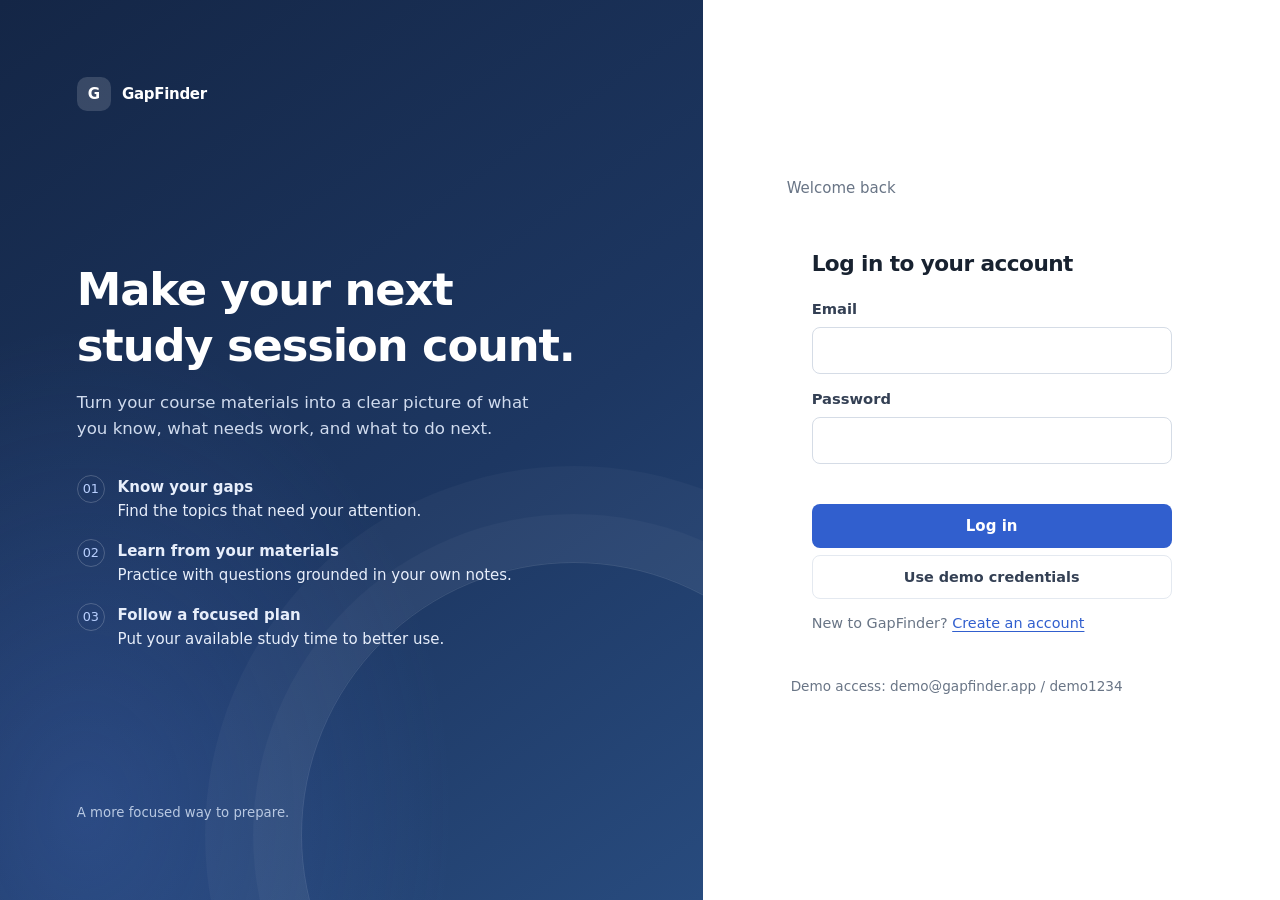
<file: public/index.html>
<!doctype html>
<html lang="en">
<head>
<meta charset="utf-8">
<meta name="viewport" content="width=device-width,initial-scale=1">
<title>Log in · GapFinder AI</title>
<link rel="stylesheet" href="style.css">
</head>
<body>
<main class="auth-layout">
  <section class="auth-story" aria-label="About GapFinder">
    <div class="brand"><span class="brand-mark">G</span><span>GapFinder</span></div>
    <div class="auth-copy">
      <h1>Make your next study session count.</h1>
      <p>Turn your course materials into a clear picture of what you know, what needs work, and what to do next.</p>
      <div class="auth-points">
        <div class="auth-point"><span class="auth-point-icon">01</span><span><b>Know your gaps</b><br>Find the topics that need your attention.</span></div>
        <div class="auth-point"><span class="auth-point-icon">02</span><span><b>Learn from your materials</b><br>Practice with questions grounded in your own notes.</span></div>
        <div class="auth-point"><span class="auth-point-icon">03</span><span><b>Follow a focused plan</b><br>Put your available study time to better use.</span></div>
      </div>
    </div>
    <div class="auth-foot">A more focused way to prepare.</div>
  </section>
  <section class="auth-main">
    <div class="auth-form-wrap">
      <div class="brand auth-mobile-brand"><span class="brand-mark">G</span><span>GapFinder</span></div>
      <p class="muted">Welcome back</p>
      <form class="card" id="f" autocomplete="on">
        <h2>Log in to your account</h2>
        <label>Email<input type="email" id="email" autocomplete="username" required></label>
        <label>Password<input type="password" id="pw" autocomplete="current-password" required></label>
        <div class="err" id="err" role="alert" aria-live="polite"></div>
        <button type="submit" id="go">Log in</button>
        <p><button type="button" class="sec" id="demo">Use demo credentials</button></p>
        <p class="muted">New to GapFinder? <a href="signup.html">Create an account</a></p>
      </form>
      <p class="muted demo-note">Demo access: demo@gapfinder.app / demo1234</p>
    </div>
  </section>
</main>
<script src="auth.js"></script>
<script>
  GF.redirectIfLoggedIn();
  const $ = s => document.querySelector(s);
  $('#demo').onclick = () => { $('#email').value = 'demo@gapfinder.app'; $('#pw').value = 'demo1234'; };
  $('#f').onsubmit = async e => {
    e.preventDefault();
    $('#err').textContent = '';
    $('#go').disabled = true;
    try {
      GF.setSession(await GF.api('/auth/login', { method: 'POST', body: { email: $('#email').value, password: $('#pw').value }, noRedirect: true }));
      location.href = 'app.html';
    } catch (x) { $('#err').textContent = x.message; $('#go').disabled = false; }
  };
</script>
</body>
</html>
</file>
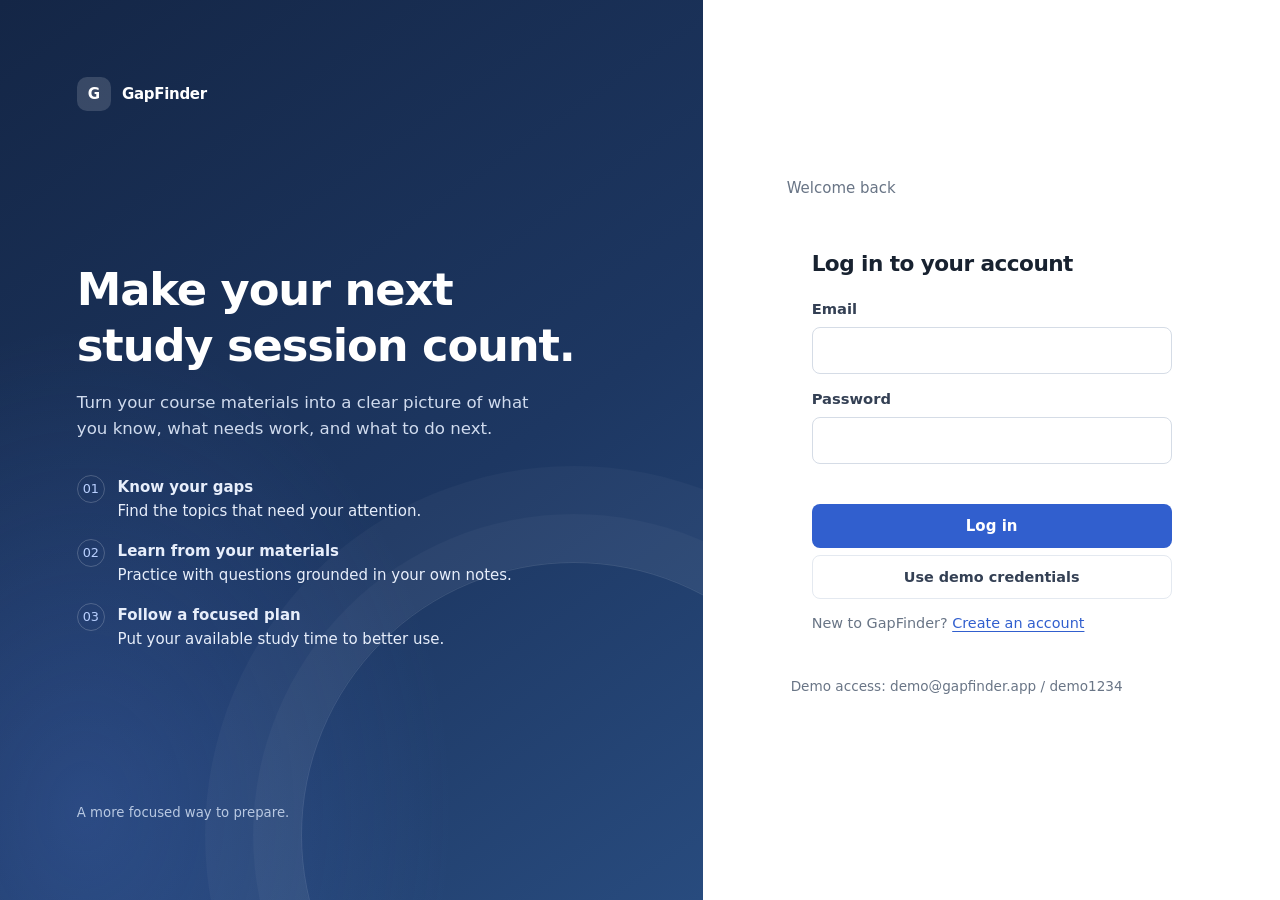
<file: public/app.html>
<!doctype html>
<html lang="en">
<head>
<meta charset="utf-8">
<meta name="viewport" content="width=device-width,initial-scale=1">
<title>GapFinder AI</title>
<link rel="stylesheet" href="style.css">
</head>
<body>
<header class="top">
  <div class="brand"><span class="brand-mark">G</span><span class="brand-name">GapFinder <span class="muted">/ Study workspace</span></span></div>
  <div class="r"><span class="muted" id="who"></span><button class="sec" id="logout">Log out</button></div>
</header>
<nav class="tabs" id="tabs" aria-label="Workspace sections"></nav>
<main>
  <div id="banner"></div>
  <div id="view"></div>
</main>
<div class="toast" id="toast"></div>
<script src="auth.js"></script>
<script src="app.js"></script>
</body>
</html>
</file>
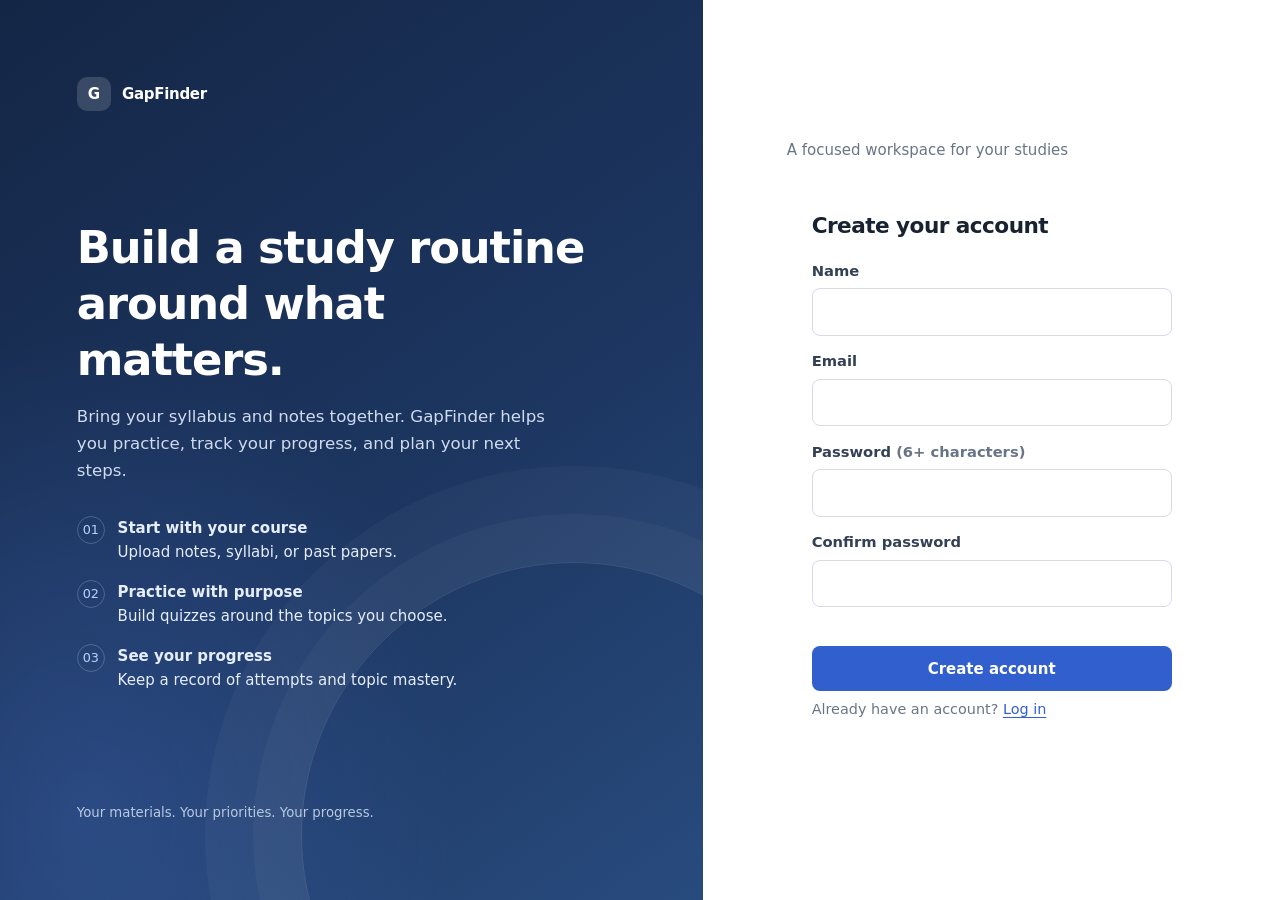
<file: public/signup.html>
<!doctype html>
<html lang="en">
<head>
<meta charset="utf-8">
<meta name="viewport" content="width=device-width,initial-scale=1">
<title>Create account · GapFinder AI</title>
<link rel="stylesheet" href="style.css">
</head>
<body>
<main class="auth-layout">
  <section class="auth-story" aria-label="About GapFinder">
    <div class="brand"><span class="brand-mark">G</span><span>GapFinder</span></div>
    <div class="auth-copy">
      <h1>Build a study routine around what matters.</h1>
      <p>Bring your syllabus and notes together. GapFinder helps you practice, track your progress, and plan your next steps.</p>
      <div class="auth-points">
        <div class="auth-point"><span class="auth-point-icon">01</span><span><b>Start with your course</b><br>Upload notes, syllabi, or past papers.</span></div>
        <div class="auth-point"><span class="auth-point-icon">02</span><span><b>Practice with purpose</b><br>Build quizzes around the topics you choose.</span></div>
        <div class="auth-point"><span class="auth-point-icon">03</span><span><b>See your progress</b><br>Keep a record of attempts and topic mastery.</span></div>
      </div>
    </div>
    <div class="auth-foot">Your materials. Your priorities. Your progress.</div>
  </section>
  <section class="auth-main">
    <div class="auth-form-wrap">
      <div class="brand auth-mobile-brand"><span class="brand-mark">G</span><span>GapFinder</span></div>
      <p class="muted">A focused workspace for your studies</p>
      <form class="card" id="f" autocomplete="on">
        <h2>Create your account</h2>
        <label>Name<input type="text" id="name" autocomplete="name" required></label>
        <label>Email<input type="email" id="email" autocomplete="username" required></label>
        <label>Password <span class="muted">(6+ characters)</span><input type="password" id="pw" autocomplete="new-password" required></label>
        <label>Confirm password<input type="password" id="pw2" autocomplete="new-password" required></label>
        <div class="err" id="err" role="alert" aria-live="polite"></div>
        <button type="submit" id="go">Create account</button>
        <p class="muted">Already have an account? <a href="index.html">Log in</a></p>
      </form>
    </div>
  </section>
</main>
<script src="auth.js"></script>
<script>
  GF.redirectIfLoggedIn();
  const $ = s => document.querySelector(s);
  $('#f').onsubmit = async e => {
    e.preventDefault();
    $('#err').textContent = '';
    if ($('#pw').value !== $('#pw2').value) { $('#err').textContent = 'Passwords do not match.'; return; }
    $('#go').disabled = true;
    try {
      GF.setSession(await GF.api('/auth/signup', { method: 'POST', body: { name: $('#name').value, email: $('#email').value, password: $('#pw').value }, noRedirect: true }));
      location.href = 'app.html';
    } catch (x) { $('#err').textContent = x.message; $('#go').disabled = false; }
  };
</script>
</body>
</html>
</file>
<file: public/style.css>
:root {
  color-scheme: light;
  --bg: #f5f7fa;
  --surface: #fff;
  --surface-soft: #f8fafc;
  --line: #e4e9f0;
  --tx: #182230;
  --mu: #697586;
  --ac: #315fce;
  --ac-dark: #244ba8;
  --ac-soft: #edf3ff;
  --ok: #16794c;
  --ok-soft: #e9f7ef;
  --wa: #93600a;
  --wa-soft: #fff5df;
  --bad: #b42335;
  --bad-soft: #fff0f1;
  --shadow: 0 12px 32px rgb(23 39 61 / 5%);
}

* { box-sizing: border-box; }

body {
  min-width: 320px;
  margin: 0;
  background: var(--bg);
  color: var(--tx);
  font: 15px/1.6 Inter, ui-sans-serif, system-ui, -apple-system, BlinkMacSystemFont, "Segoe UI", sans-serif;
  -webkit-font-smoothing: antialiased;
}

h1, h2, h3 { margin: 0 0 .55rem; line-height: 1.25; letter-spacing: -.025em; }
h1 { font-size: clamp(2rem, 4vw, 2.8rem); }
h2 { font-size: 1.2rem; }
h3 { font-size: 1rem; }
p { margin: .45rem 0 .85rem; }
a { color: var(--ac); text-decoration-thickness: 1px; text-underline-offset: 3px; }
a:hover { color: var(--ac-dark); }
.muted { color: var(--mu); }

input, select, textarea, button { font: inherit; color: inherit; }
input, select, textarea {
  display: block;
  width: 100%;
  margin: .35rem 0 .85rem;
  padding: .68rem .78rem;
  border: 1px solid #d5dce6;
  border-radius: 8px;
  outline: none;
  background: var(--surface);
  transition: border-color .16s ease, box-shadow .16s ease;
}
input:hover, select:hover, textarea:hover { border-color: #b7c3d2; }
input:focus, select:focus, textarea:focus {
  border-color: var(--ac);
  box-shadow: 0 0 0 3px rgb(49 95 206 / 13%);
}
input[type="file"] { padding: .55rem; background: var(--surface-soft); }
input[type="checkbox"], input[type="radio"] { accent-color: var(--ac); }
textarea { min-height: 100px; resize: vertical; }
label { color: #344054; font-size: .92rem; font-weight: 550; }

button {
  min-height: 40px;
  padding: .58rem .95rem;
  border: 1px solid transparent;
  border-radius: 8px;
  background: var(--ac);
  color: #fff;
  cursor: pointer;
  font-weight: 620;
  transition: background .16s ease, border-color .16s ease, box-shadow .16s ease, transform .16s ease;
}
button:hover:not(:disabled) { background: var(--ac-dark); box-shadow: 0 3px 9px rgb(35 70 150 / 15%); }
button:active:not(:disabled) { transform: translateY(1px); }
button:focus-visible, a:focus-visible {
  outline: 3px solid rgb(49 95 206 / 28%);
  outline-offset: 2px;
}
button:disabled { opacity: .58; cursor: wait; }
button.sec { border-color: var(--line); background: var(--surface); color: #344054; }
button.sec:hover:not(:disabled) { border-color: #c5d0df; background: var(--surface-soft); }
button.link { min-height: 32px; padding: .2rem .4rem; background: transparent; color: var(--bad); font-weight: 550; }
button.link:hover:not(:disabled) { background: var(--bad-soft); box-shadow: none; }

.card {
  margin: 0 0 1rem;
  padding: 1.35rem;
  border: 1px solid var(--line);
  border-radius: 12px;
  background: var(--surface);
  box-shadow: var(--shadow);
}
.card > :last-child { margin-bottom: 0; }
.err { min-height: 1.3rem; color: var(--bad); font-size: .9rem; }
.good { color: var(--ok); }
.bad { color: var(--bad); }

.auth-layout {
  display: grid;
  grid-template-columns: minmax(0, 1fr) minmax(400px, .82fr);
  width: 100%;
  max-width: none;
  min-height: 100vh;
  margin: 0;
  padding: 0;
  background: var(--surface);
}
.auth-story {
  position: relative;
  display: flex;
  min-height: 100vh;
  flex-direction: column;
  justify-content: space-between;
  overflow: hidden;
  padding: clamp(2rem, 6vw, 5rem);
  background:
    radial-gradient(ellipse at 12% 90%, rgb(82 126 222 / 25%), transparent 42%),
    linear-gradient(145deg, #142646 0%, #1d3762 58%, #284b7e 100%);
  color: #fff;
}
.auth-story::after {
  position: absolute;
  right: -9rem;
  bottom: -13rem;
  width: 34rem;
  height: 34rem;
  border: 1px solid rgb(255 255 255 / 12%);
  border-radius: 50%;
  box-shadow: 0 0 0 48px rgb(255 255 255 / 3%), 0 0 0 96px rgb(255 255 255 / 3%);
  content: "";
  pointer-events: none;
}
.brand { display: inline-flex; align-items: center; gap: .7rem; font-weight: 700; letter-spacing: -.02em; }
.brand-mark {
  display: inline-grid;
  width: 34px;
  height: 34px;
  place-items: center;
  border-radius: 10px;
  background: #dce8ff;
  color: #214b9b;
  font-size: .94rem;
  font-weight: 800;
}
.auth-story .brand-mark { background: rgb(255 255 255 / 15%); color: #fff; }
.auth-copy { position: relative; z-index: 1; max-width: 540px; margin: auto 0; padding: 3rem 0; }
.auth-copy h1 { max-width: 520px; margin-bottom: 1rem; }
.auth-copy > p { max-width: 480px; color: #d0dbee; font-size: 1.04rem; }
.auth-points { display: grid; gap: 1rem; margin-top: 2rem; }
.auth-point { display: flex; align-items: flex-start; gap: .8rem; color: #e7eefb; }
.auth-point-icon {
  display: grid;
  width: 28px;
  height: 28px;
  flex: 0 0 auto;
  place-items: center;
  border: 1px solid rgb(255 255 255 / 20%);
  border-radius: 50%;
  color: #b9d0ff;
  font-size: .8rem;
}
.auth-foot { position: relative; z-index: 1; color: #b9c9e2; font-size: .83rem; }
.auth-main { display: grid; place-items: center; padding: 2rem; }
.auth-form-wrap { width: min(100%, 410px); }
.auth-mobile-brand { display: none; margin-bottom: 2rem; color: var(--tx); }
.auth-form-wrap > .muted { margin: 0 0 1.6rem; }
.auth-form-wrap .card { padding: 1.5rem; border-color: transparent; box-shadow: none; }
.auth-form-wrap .card h2 { margin-bottom: 1.2rem; font-size: 1.35rem; }
.auth-form-wrap .card button[type="submit"] { width: 100%; margin-top: .3rem; }
.auth-form-wrap .card button.sec { width: 100%; }
.auth-form-wrap .card p { font-size: .9rem; }
.demo-note { padding-left: .25rem; font-size: .85rem; }

header.top {
  position: sticky;
  z-index: 5;
  top: 0;
  display: flex;
  min-height: 68px;
  align-items: center;
  justify-content: space-between;
  gap: 1rem;
  padding: .7rem max(1.25rem, calc((100vw - 1180px) / 2));
  border-bottom: 1px solid var(--line);
  background: rgb(255 255 255 / 94%);
  backdrop-filter: blur(12px);
}
header.top .r { display: flex; align-items: center; gap: .85rem; }
header.top .brand { color: var(--tx); }
#who { max-width: 220px; overflow: hidden; text-overflow: ellipsis; white-space: nowrap; font-size: .88rem; }
nav.tabs {
  position: sticky;
  z-index: 4;
  top: 68px;
  display: flex;
  gap: .25rem;
  overflow-x: auto;
  padding: .55rem max(1rem, calc((100vw - 1180px) / 2));
  border-bottom: 1px solid var(--line);
  background: rgb(255 255 255 / 94%);
  scrollbar-width: thin;
  backdrop-filter: blur(12px);
}
nav.tabs button { min-height: 36px; padding: .38rem .72rem; background: transparent; color: var(--mu); font-size: .88rem; font-weight: 550; white-space: nowrap; }
nav.tabs button:hover:not(:disabled) { background: var(--surface-soft); color: var(--tx); box-shadow: none; }
nav.tabs button.on { background: var(--ac-soft); color: var(--ac-dark); }
main { width: min(100% - 2rem, 1080px); min-height: calc(100vh - 124px); margin: 0 auto; padding: 1.65rem 0 4rem; }
#view { min-width: 0; }

.banner {
  margin-bottom: 1rem;
  padding: .75rem 1rem;
  border: 1px solid #f1d89b;
  border-radius: 9px;
  background: var(--wa-soft);
  color: #70480a;
}
.row { display: flex; flex-wrap: wrap; align-items: center; gap: .65rem; padding: .7rem 0; border-bottom: 1px solid var(--line); }
.row:last-child { border-bottom: 0; }
.grid { display: grid; grid-template-columns: repeat(auto-fit, minmax(220px, 1fr)); gap: .85rem; }
.tag { display: inline-flex; align-items: center; padding: .15rem .52rem; border-radius: 999px; background: var(--ac-soft); color: var(--ac-dark); font-size: .69rem; font-weight: 700; letter-spacing: .045em; text-transform: uppercase; }
.tag.ret { background: var(--ok-soft); color: var(--ok); }
.tag.gen { background: var(--wa-soft); color: var(--wa); }
.pill { display: inline-block; padding: .16rem .6rem; border-radius: 999px; font-size: .78rem; font-weight: 650; }
.pill.weak { background: var(--bad-soft); color: var(--bad); }
.pill.medium { background: var(--wa-soft); color: var(--wa); }
.pill.strong { background: var(--ok-soft); color: var(--ok); }
.pill.untested { background: #eff2f6; color: var(--mu); }

.q { margin-top: 1.1rem; padding-top: 1.1rem; border-top: 1px solid var(--line); }
.q label { display: block; padding: .48rem .6rem; border-radius: 7px; cursor: pointer; font-weight: 450; }
.q label:hover { background: var(--surface-soft); }
.q input[type="radio"] { display: inline-block; width: auto; margin: 0 .5rem 0 0; }
.src { margin-top: .6rem; padding: .65rem .8rem; border-left: 3px solid #78b695; border-radius: 0 7px 7px 0; background: var(--surface-soft); color: var(--mu); font-size: .86rem; }
.chat { max-height: 440px; overflow: auto; margin: 1rem 0; padding: .4rem; border: 1px solid var(--line); border-radius: 9px; background: #fbfcfe; }
.msg { margin: .5rem 0; padding: .7rem .85rem; border-radius: 9px; white-space: pre-wrap; }
.msg.u { margin-left: 12%; background: var(--ac-soft); color: #213d76; }
.msg.a { margin-right: 8%; border: 1px solid var(--line); background: var(--surface); }
table { display: block; width: 100%; overflow-x: auto; border-collapse: collapse; }
th, td { min-width: 90px; padding: .7rem .65rem; border-bottom: 1px solid var(--line); text-align: left; vertical-align: top; }
th { background: var(--surface-soft); color: #475467; font-size: .78rem; font-weight: 700; letter-spacing: .035em; text-transform: uppercase; }
td { font-size: .92rem; }
canvas { display: block; width: 100%; max-width: 100%; border-radius: 8px; background: var(--surface-soft); }
ul { margin: .45rem 0 .45rem 1.15rem; padding: 0; }
li { margin: .25rem 0; }
details summary { cursor: pointer; }
.toast {
  position: fixed;
  z-index: 20;
  bottom: 1rem;
  left: 50%;
  max-width: min(90vw, 520px);
  padding: .75rem 1rem;
  transform: translate(-50%, 200%);
  border: 1px solid var(--line);
  border-radius: 9px;
  background: var(--tx);
  color: #fff;
  box-shadow: 0 8px 24px rgb(16 24 40 / 18%);
  transition: transform .22s ease;
}
.toast.show { transform: translate(-50%, 0); }
.toast.err { border-color: #e8a4ab; background: #fff2f3; color: var(--bad); }

@media (max-width: 760px) {
  .auth-layout { grid-template-columns: 1fr; }
  .auth-story { display: none; }
  .auth-main { min-height: 100vh; padding: 1.25rem; background: var(--bg); }
  .auth-mobile-brand { display: inline-flex; }
  .auth-form-wrap .card { padding: 1.2rem; border-color: var(--line); box-shadow: var(--shadow); }
  header.top { min-height: 60px; padding: .65rem 1rem; }
  nav.tabs { top: 60px; padding: .45rem .75rem; }
  nav.tabs { scrollbar-width: none; }
  nav.tabs::-webkit-scrollbar { display: none; }
  main { width: min(100% - 1.25rem, 1080px); padding-top: 1rem; }
  .card { padding: 1.05rem; }
  .row { gap: .5rem; }
}

@media (min-width: 761px) {
  nav.tabs { flex-wrap: wrap; }
}

@media (max-width: 440px) {
  header.top .brand-name { font-size: .9rem; }
  #who { display: none; }
  header.top .r { gap: .4rem; }
  header.top .r button { min-height: 36px; padding: .4rem .65rem; }
  .grid { grid-template-columns: 1fr; }
}

@media (prefers-reduced-motion: reduce) {
  *, *::before, *::after { scroll-behavior: auto !important; transition-duration: .01ms !important; animation-duration: .01ms !important; }
}
</file>
